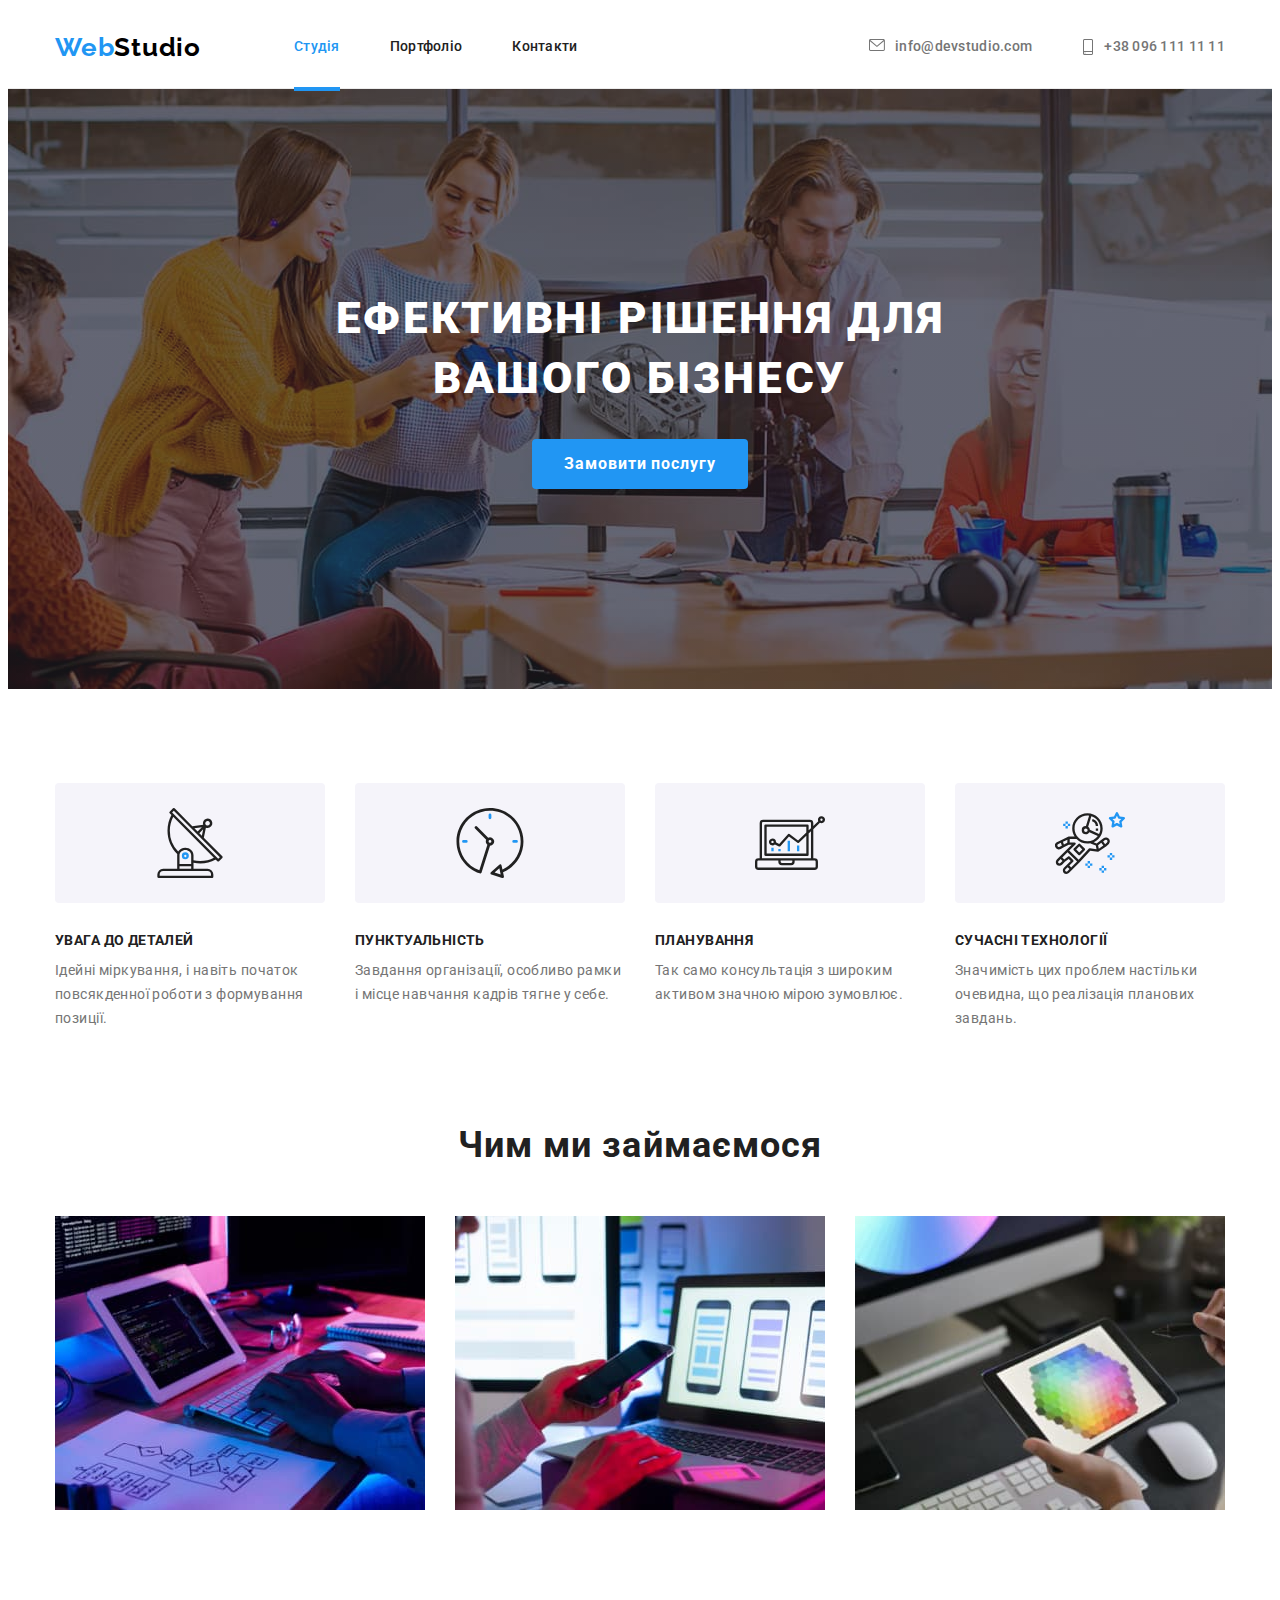
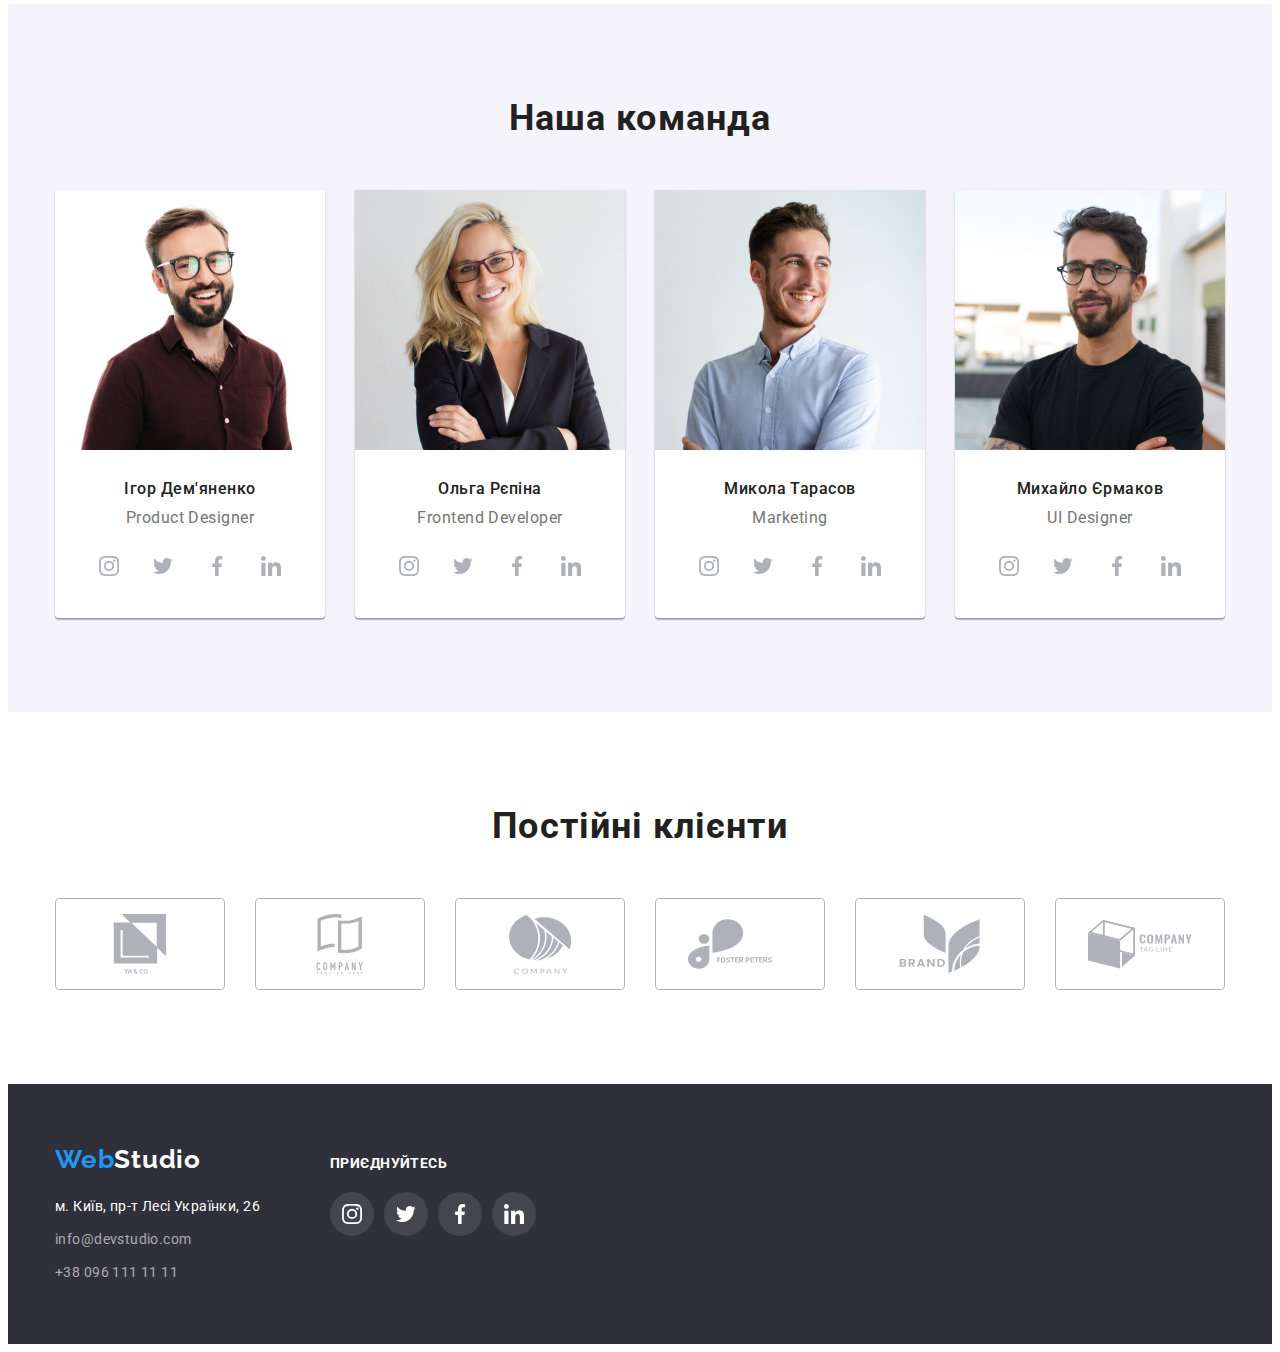
<file: index.html>
<!DOCTYPE html>
<html lang="en">
  <head>
    <meta charset="UTF-8" />
    <meta http-equiv="X-UA-Compatible" content="IE=edge" />
    <meta name="viewport" content="width=device-width, initial-scale=1.0" />
    <link rel="preconnect" href="https://fonts.googleapis.com" />
    <link rel="preconnect" href="https://fonts.gstatic.com" crossorigin />
    <link
      href="https://fonts.googleapis.com/css2?family=Montserrat:wght@400;700&family=Raleway:wght@700&family=Roboto:wght@400;500;700;900&display=swap"
      rel="stylesheet"
    />
    <link
      rel="stylesheet"
      href="https://cdnjs.cloudflare.com/ajax/libs/modern-normalize/1.1.0/modern-normalize.min.css"
      integrity="sha512-wpPYUAdjBVSE4KJnH1VR1HeZfpl1ub8YT/NKx4PuQ5NmX2tKuGu6U/JRp5y+Y8XG2tV+wKQpNHVUX03MfMFn9Q=="
      crossorigin="anonymous"
      referrerpolicy="no-referrer"
    />
    <link rel="stylesheet" href="./css/styles.css" />
    <title>Document</title>
  </head>
  <body>
<section>
    <header class="title">
      <div class="container main-link">
        <a class="Studio-header link-decoration" href="index.html"
          ><span class="Web-header">Web</span>Studio</a
        >
        <nav class="navigation">
          <ul class="navigation-header list">
            <li class="navigation-item">
              <a href="./index.html" class="navigation-header-link link-decoration current"
                >Студія</a
              >
            </li>
            <li class="navigation-item">
              <a href="./portfolio.html" class="navigation-header-link link-decoration"
                >Портфоліо</a
              >
            </li>
            <li class="navigation-item">
              <a href="./index.html" class="navigation-header-link link-decoration">Контакти</a>
            </li>
          </ul>
        </nav>
         <ul class="contact list">
            <li class="navigation-item">
              <a class="contact-mail link-decoration" href="mailto:info@devstudio.com">
                <svg class="header-icon-letter" width="16px" height="12px">
                <use href="./images/symbol-defs.svg#icon-letterhover"></use>
              </svg>info@devstudio.com</a>
            </li>
            <li class="navigation-item">
              <a class="contact-tel link-decoration" href="tel:+380961111111">
                <svg class="header-icon-phone" width="12px" height="16px"> 
                <use href="./images/symbol-defs.svg#icon-phone"></use></svg>+38 096 111 11 11</a>
            </li>
          </ul>
      </div>
      </section>
    </header>
    <main>
      <section class="title-slogan">
        <div class="container">
          <h1 class="slogan-name">Ефективні рішення для вашого бізнесу</h1>
          <button  class="button-order" type="button">Замовити послугу</button>
        </div>
      </section>
      <section class="soft-skills section">
        <div class="container">
          <h2 class="visually-hidden">Портфоліо</h2>
          <ul class="soft-skills-list list">
            <li class="item">
              <div class="soft-skills-icons"><svg class="icon-skills" width="70px" height="70px">
                  <use href="./images/symbol-defs.svg#icon-sputnik-antena"></use>
                </svg></div>
              <h3 class="soft-skills-item">
                Увага до деталей</h3>
              <p class="soft-skills-discription">
                Ідейні міркування, і навіть початок повсякденної роботи з формування позиції.
              </p>
            </li>
            <li class="item">
              <div class="soft-skills-icons"><svg class="icon-skills" width="70px" height="70px"> 
                <use href="./images/symbol-defs.svg#icon-time"></use>
              </svg></div>
              <h3 class="soft-skills-item">
                Пунктуальність</h3>
              <p class="soft-skills-discription">
                Завдання організації, особливо рамки і місце навчання кадрів тягне у себе.
              </p>
            </li>
            <li class="item">
              <div class="soft-skills-icons"><svg class="icon-skills" width="70px" height="70px">
                <use href="./images/symbol-defs.svg#icon-computer"></use>
              </svg></div>
              <h3 class="soft-skills-item">
                Планування</h3>
              <p class="soft-skills-discription">
                Так само консультація з широким активом значною мірою зумовлює.
              </p>
            </li>
            <li class="item">
              <div class="soft-skills-icons"><svg class="icon-skills" width="70px" height="70px">
                <use href="./images/symbol-defs.svg#icon-astranaut"></use>
              </svg></div>
              <h3 class="soft-skills-item">
                Сучасні Технології</h3>
              <p class="soft-skills-discription">
                Значимість цих проблем настільки очевидна, що реалізація планових завдань.
              </p>
            </li>
          </ul>
        </div>
        </section>
        <section class="whatwedo section additional">
        <div class="container">
          <h2 class="image-job-title">Чим ми займаємося</h2>
          <ul class="image-list list">
            <li class="image-job">
              <img width="370" alt="Людина пише код" src="./images/imga.jpg" />
            </li>
            <li class="image-job">
              <img width="370" alt="Людина вибирає інтерфейс" src="./images/imgb.jpg" />
            </li>
            <li class="image-job">
              <img width="370" alt="Палітра на екрані девайсу" src="./images/imgc.jpg" />
            </li>
          </ul>
        </div>
      </section>
      <section class="image-background section">
        <div class="container">
          <h2 class="image-team">Наша команда</h2>
          <ul class="image-team-list list">
            <li class="image-staff">
              <img width="270" alt="фото Ігор Дем'яненко" src="./images/imgd.jpg" />
              <div class="staff">
              <h3 class="image-team-name">Ігор Дем'яненко</h3>
              <p class="image-team-position">Product Designer</p>
              <ul class="staff-list">
              <li class="staff-item">
              <a href="" class="staff-link">
                <svg class="staff-icon" width="20px" height="20px" >
                <use href="./images/symbol-defs.svg#icon-instagram"></use> 
                </svg>
                </a>
              </li>
              <li class="staff-item">
              <a href="" class="staff-link">
                <svg class="staff-icon" width="20px" height="20px" >
                <use href="./images/symbol-defs.svg#icon-twitter"></use> 
                </svg>
                </a>
              </li>
              <li class="staff-item">
              <a href="" class="staff-link">
                <svg class="staff-icon" width="20px" height="20px" >
                <use href="./images/symbol-defs.svg#icon-facebook"></use> 
                </svg>
                </a>
              </li>
              <li class="staff-item">
              <a href="" class="staff-link">
                <svg class="staff-icon" width="20px" height="20px" >
                <use href="./images/symbol-defs.svg#icon-linkedin"></use> 
                </svg>
                </a>
              </li>
              </ul>
              </div>
            </li>
            <li class="image-staff">
              <img width="270" alt="фото Ольга Рєпіна" src="./images/imge.jpg" />
              <div class="staff">
              <h3 class="image-team-name">Ольга Рєпіна</h3>
              <p class="image-team-position">Frontend Developer</p>
              <ul class="staff-list">
              <li class="staff-item">
              <a href="" class="staff-link">
                <svg class="staff-icon" width="20px" height="20px" >
                <use href="./images/symbol-defs.svg#icon-instagram"></use> 
                </svg>
                </a>
              </li>
              <li class="staff-item">
              <a href="" class="staff-link">
                <svg class="staff-icon" width="20px" height="20px" >
                <use href="./images/symbol-defs.svg#icon-twitter"></use>
                </svg>
                </a>
                <li class="staff-item">
              <a href="" class="staff-link">
                <svg class="staff-icon" width="20px" height="20px" >
                <use href="./images/symbol-defs.svg#icon-facebook"></use> 
                <use href="./"></use>
                </svg>
                </a>
                <li class="staff-item">
              <a href="" class="staff-link">
                <svg class="staff-icon" width="20px" height="20px" >
                <use href="./images/symbol-defs.svg#icon-linkedin"></use>
                </svg>
                </a>
              </div>
            </li>
            <li class="image-staff">
              <img width="270" alt="фото Микола Тарасов" src="images/imgf.jpg" />
              <div class=" staff">
              <h3 class="image-team-name">Микола Тарасов</h3>
              <p class="image-team-position">Marketing</p>
              <ul class="staff-list">
              <li class="staff-item">
              <a href="" class="staff-link">
                <svg class="staff-icon" width="20px" height="20px" >
                <use href="./images/symbol-defs.svg#icon-instagram"></use>
                </svg>
                </a>
              </li>
              <li class="staff-item">
              <a href="" class="staff-link">
                <svg class="staff-icon" width="20px" height="20px" >
                <use href="./images/symbol-defs.svg#icon-twitter"></use>
                </svg>
                </a>
                <li class="staff-item">
              <a href="" class="staff-link">
                <svg class="staff-icon" width="20px" height="20px" >
                <use href="./images/symbol-defs.svg#icon-facebook"></use> 
                </svg>
                </a>
                <li class="staff-item">
              <a href="" class="staff-link">
                <svg class="staff-icon" width="20px" height="20px" >
                <use href="./images/symbol-defs.svg#icon-linkedin"></use> 
                </svg>
                </a>
              </div>
            </li>
            <li class="image-staff">
              <img width="270" alt="фото Михайло Єрмаков" src="images/imgg.jpg" />
              <div class="staff">
              <h3 class="image-team-name">Михайло Єрмаков </h3>
              <p class="image-team-position">UI Designer</p>
              <ul class="staff-list">
              <li class="staff-item">
              <a href="" class="staff-link">
                <svg class="staff-icon" width="20px" height="20px"  >
                <use href="./images/symbol-defs.svg#icon-instagram"></use> 
                </svg>
                </a>
              </li>
              <li class="staff-item">
              <a href="" class="staff-link">
                <svg class="staff-icon" width="20px" height="20px" >
                <use href="./images/symbol-defs.svg#icon-twitter"></use>                 
                </svg>
                </a>
              </li>
              <li class="staff-item">
              <a href="" class="staff-link">
                <svg class="staff-icon" width="20px" height="20px" >
                <use href="./images/symbol-defs.svg#icon-facebook"></use>                
                </svg>
                </a>
              </li>
              <li class="staff-item">
              <a href="" class="staff-link">
                <svg class="staff-icon" width="20px" height="20px" >      
                <use href="./images/symbol-defs.svg#icon-linkedin"></use> 
                </svg>
                </a>
              </li>
              </div>
            </li>
          </ul>
        </div>
        </section>
        <section class="section">
        <div class="container">
          <h2 class="regular-customers">Постійні клієнти</h2>
          <ul class="clients">
            <li class="icon-clients">
              <a href="#" class="icon-ref link-decoration">
             <svg class="icon-client" width="106px" height="60px">
              <use href="./images/symbol-defs.svg#icon-yaco"></use>
             </svg>
             </a>
            </li>
            <li class="icon-clients">
              <a href="#" class="icon-ref link-decoration">
             <svg class="icon-client" width="106px" height="60px">
              <use href="./images/symbol-defs.svg#icon-companytaglinehere"></use>
             </svg>
             </a>
            </li>
            <li class="icon-clients">
             <a href="#" class="icon-ref link-decoration">
              <svg class="icon-client" width="106px" height="60px">
              <use href="./images/symbol-defs.svg#icon-company"></use>
             </svg>
             </a>
            </li>
            <li class="icon-clients">
              <a href="#" class="icon-ref link-decoration">
             <svg class="icon-client" width="106px" height="60px">
              <use href="./images/symbol-defs.svg#icon-fosterpeters"></use>
             </svg>
             </a>
            </li>
            <li class="icon-clients">
              <a href="#" class="icon-ref link-decoration">
             <svg class="icon-client" width="106px" height="60px">
              <use href="./images/symbol-defs.svg#icon-brand"></use>
             </svg>
             </a>
            </li>
            <li class="icon-clients">
              <a href="#" class="icon-ref link-decoration">
             <svg class="icon-client" width="106px" height="60px">
              <use href="./images/symbol-defs.svg#icon-companytagline"></use>
             </svg>
             </a>
            </li>
          </ul>
        </div>
      </section>
    </main>
    <footer class="site-footer">
      <div class="container footer">
      <div class="footer-web">
        <a class="Studio link-decoration" href="index.html"
          ><span class="Web link-decoration">Web</span>Studio</a>
        <address class="address">
          <ul class="contact-information list">
            <li class="address-link">
              <a
                class="google-map link-decoration"
                href="https://goo.gl/maps/xMRnPwp1A4SYm6yV7"
                target="_blank"
                rel="noreferrer noopener">
                м. Київ, пр-т Лесі Українки, 26</a>
            </li>
            <li class="address-link">
              <a class="contact-email link-decoration" href="mailto:info@devstudio.com"
                >info@devstudio.com</a>
            </li>
            <li class="address-link">
              <a class="contact-phone link-decoration" href="tel:+380961111111"
                >+38 096 111 11 11</a>
            </li>
          </ul>
      </div>
      <div class="footer-social-network">
        <h2 class="footer-social-network-title ">Приєднуйтесь</h2>
        <ul class="footer-social-list  ">
        <li class="footer-social-item">
        <a  href="" class="footer-social-link" >
      <svg class="footer-social-icon" width="20px" height="20px">
        <use href="./images/symbol-defs.svg#icon-instagram"></use>
      </svg>
        </a>
        </li>
        <li class="footer-social-item">
        <a href="#" class="footer-social-link" >
      <svg class="footer-social-icon" width="20px" height="20px">
        <use href="./images/symbol-defs.svg#icon-twitter"></use>
      </svg>
        </a>
        </li>
        <li class="footer-social-item">
        <a href="#" class="footer-social-link" >
      <svg class="footer-social-icon" width="20px" height="20px">
        <use href="./images/symbol-defs.svg#icon-facebook"></use>
      </svg>
        </a>
        </li>
        <li class="footer-social-item">
        <a href="#" class="footer-social-link" >
      <svg class="footer-social-icon" width="20px" height="20px">
        <use href="./images/symbol-defs.svg#icon-linkedin"></use>
      </svg>
        </a>
        </li>
        </ul>
      </h2>
      </div>
      </div>
      </address>
    </footer>
    
     <script src="./js/modal.js"></script>
  </body>
</html>
</file>
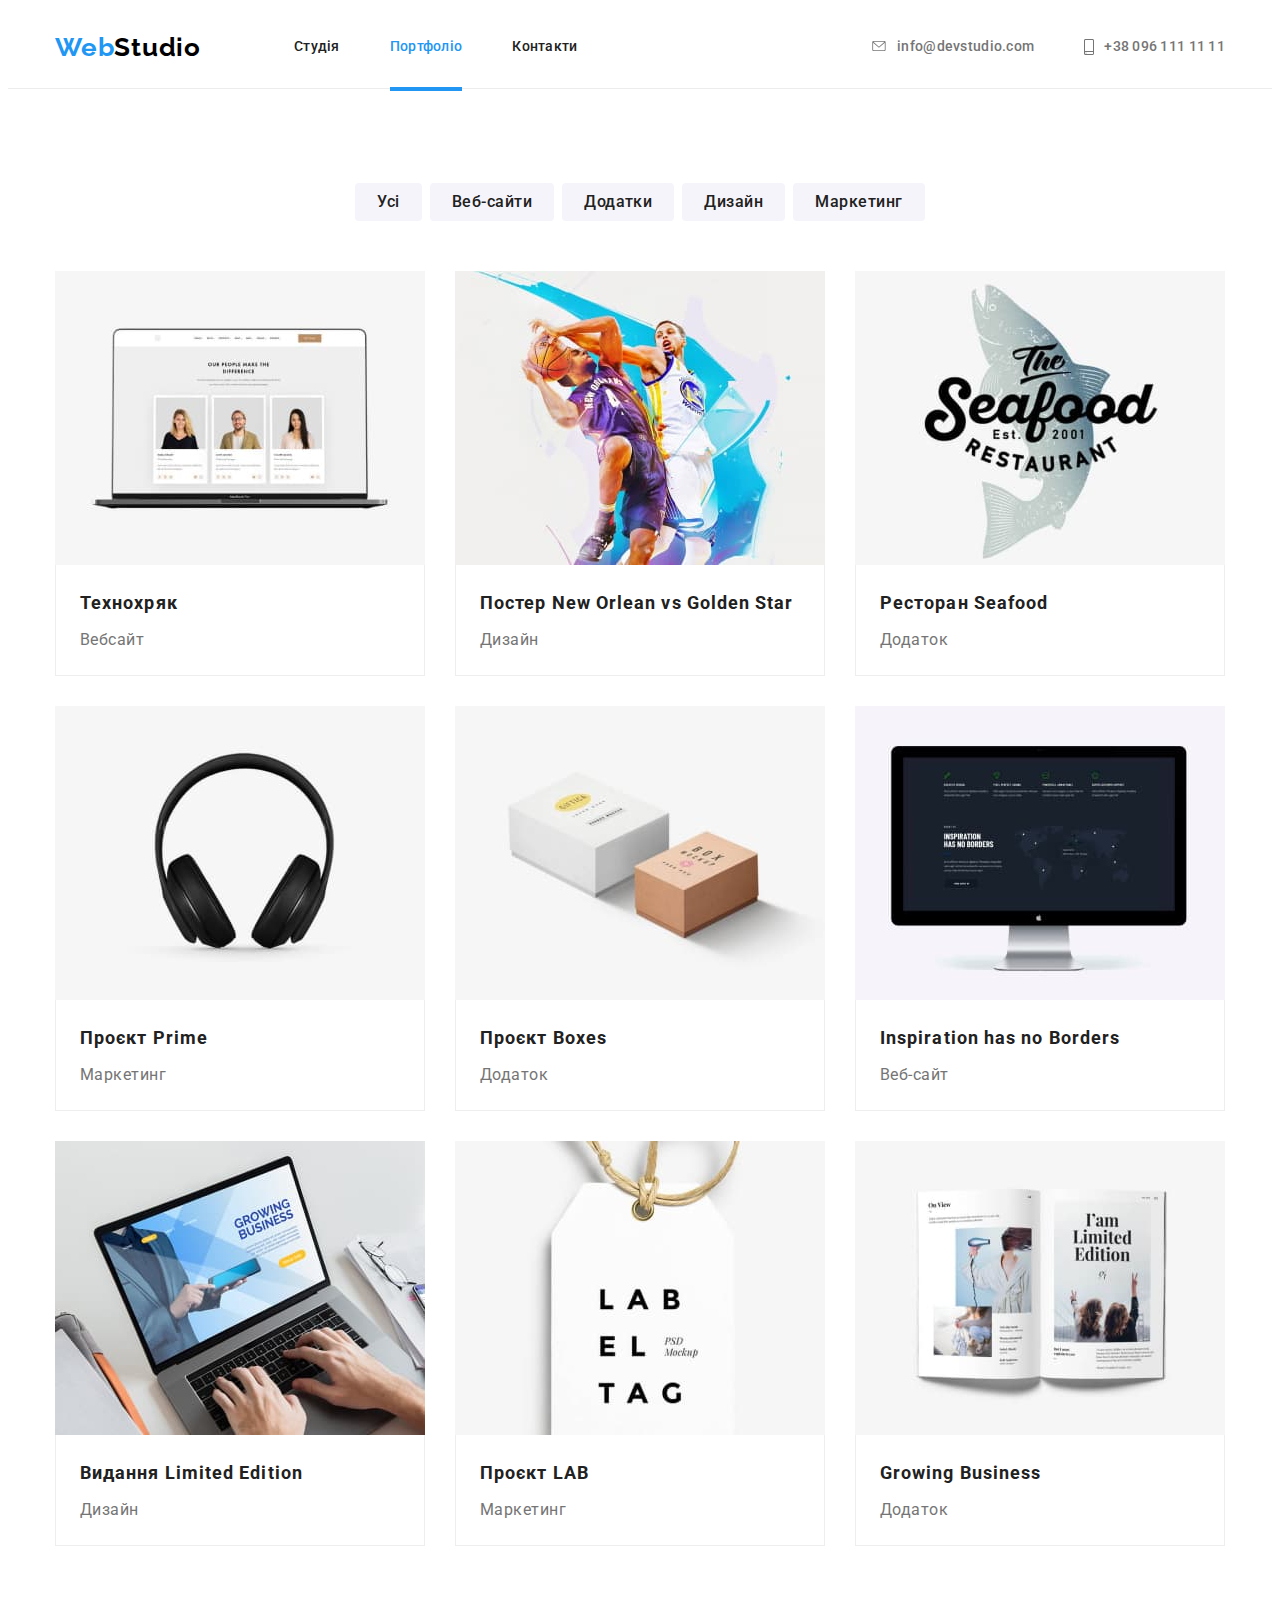
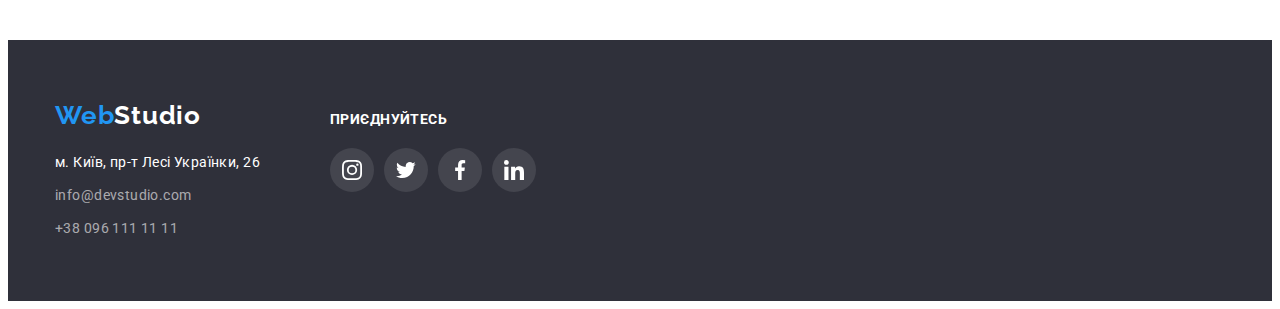
<file: portfolio.html>
<!DOCTYPE html>
<html lang="en">
  <head>
    <meta charset="UTF-8" />
    <meta http-equiv="X-UA-Compatible" content="IE=edge" />
    <meta name="viewport" content="width=device-width, initial-scale=1.0" />
    <link rel="preconnect" href="https://fonts.googleapis.com" />
    <link rel="preconnect" href="https://fonts.gstatic.com" crossorigin />
    <link
      href="https://fonts.googleapis.com/css2?family=Montserrat:wght@400;700&family=Raleway:wght@700&family=Roboto:wght@400;500;700;900&display=swap"
      rel="stylesheet"
    />
    <link
      rel="stylesheet"
      href="https://cdnjs.cloudflare.com/ajax/libs/modern-normalize/1.1.0/modern-normalize.min.css"
      integrity="sha512-wpPYUAdjBVSE4KJnH1VR1HeZfpl1ub8YT/NKx4PuQ5NmX2tKuGu6U/JRp5y+Y8XG2tV+wKQpNHVUX03MfMFn9Q=="
      crossorigin="anonymous"
      referrerpolicy="no-referrer"
    />
    <link rel="stylesheet" href="./css/styles.css" />
    <title>Портфоліо</title>
  </head>
  <body>
    <section>
    <header class="title">
      <div class="container main-link">
        <a class="Studio-header link-decoration" href="index.html"
          ><span class="Web-header">Web</span>Studio</a
        >
        <nav class="navigation">
          <ul class="navigation-header list">
            <li class="navigation-item">
              <a href="./index.html" class="navigation-header-link link-decoration "
                >Студія</a
              >
            </li>
            <li class="navigation-item">
              <a href="./portfolio.html" class="navigation-header-link link-decoration current"
                >Портфоліо</a
              >
            </li>
            <li class="navigation-item">
              <a href="./index.html" class="navigation-header-link link-decoration">Контакти</a>
            </li>
          </ul>
        </nav>
         <ul class="contact list">
            <li class="navigation-item">
              <a class="contact-mail link-decoration" href="mailto:info@devstudio.com">
                <svg class="header-icon-letter" width="16px" height="10px">
                <use href="./images/symbol-defs.svg#icon-letterhover"></use>
              </svg>info@devstudio.com</a>
            </li>
            <li class="navigation-item">
              <a class="contact-tel link-decoration" href="tel:+380961111111">
                <svg class="header-icon-phone" width="10px" height="16px"> 
                <use href="./images/symbol-defs.svg#icon-phone"></use></svg>+38 096 111 11 11</a>
            </li>
          </ul>
      </div>
      </section>
    </header>
    <main>
      <section class="main-section section">
        <div class="container">
          <h1 class="visually-hidden">Портфоліо</h1>
          <ul class="button-list list">
            <li><button class="btn" type="button">Усі</button></li>
            <li><button class="btn" type="button">Веб-сайти</button></li>
            <li><button class="btn" type="button">Додатки</button></li>
            <li><button class="btn" type="button">Дизайн</button></li>
            <li><button class="btn" type="button">Маркетинг</button></li>
          </ul>
          <ul class="images list">
            <li class="images-item">
              <a href="" class="cards link-decoration">
                <div class="image-overlay">
              <img width="370" alt="веб-сайт" src="./images/img8.jpg" />
            </div>
              <div class="image-border">
                <h2 class="image-name">Технохряк</h2>
                <p class="image-name-discription">Вебсайт</p>
              </div>
              </a>
            </li>

            <li class="images-item">
              <a href="" class="cards link-decoration">
                <div class="image-overlay">
              <img width="370" alt="дизайн" src="./images/img9.jpg" />
            </div>
              <div class="image-border">
                <h2 class="image-name">Постер New Orlean vs Golden Star</h2>
                <p class="image-name-discription">Дизайн</p>
              </div>
              </a>
            </li>

            <li class="images-item">
              <a href="" class="cards link-decoration">
                <div class="image-overlay">
              <img width="370" alt="додаток" src="./images/img10.jpg" />
            </div>
              <div class="image-border">
                <h2 class="image-name">Ресторан Seafood</h2>
                <p class="image-name-discription">Додаток</p>
              </div>
              </a>
            </li>

            <li class="images-item">
              <a href="" class="cards link-decoration">
                <div class="image-overlay">
              <img width="370" alt="маркетинг" src="./images/img11.jpg" />
            </div>
              <div class="image-border">
                <h2 class="image-name">Проєкт Prime</h2>
                <p class="image-name-discription">Маркетинг</p>
              </div>
              </a>
            </li>

            <li class="images-item">
              <a href="" class="cards link-decoration">
                <div class="image-overlay">
              <img width="370" alt="фото додаток" src="./images/img12.jpg" />
            </div>
              <div class="image-border">
                <h2 class="image-name">Проєкт Boxes</h2>
                <p class="image-name-discription">Додаток</p>
              </div>
              </a>
            </li>

            <li class="images-item">
              <a href="" class="cards link-decoration">
                <div class="image-overlay">
              <img width="370" alt="фото веб-сайт" src="./images/img13.jpg" />
            </div>
              <div class="image-border">
                <h2 class="image-name">Inspiration has no Borders</h2>
                <p class="image-name-discription">Веб-сайт</p>
              </div>
              </a>
            </li>

            <li class="images-item">
              <a href="" class="cards link-decoration">
                <div class="image-overlay">
              <img width="370" alt="фото дизайн" src="./images/img14.jpg" />
            </div>
              <div class="image-border">
                <h2 class="image-name">Видання Limited Edition</h2>
                <p class="image-name-discription">Дизайн</p>
              </div>
              </a>
            </li>

            <li class="images-item">
              <a href="" class="cards link-decoration">
                <div class="image-overlay">
              <img width="370" alt="фото маркетинг" src="images/img15.jpg" />
            </div>
              <div class="image-border">
                <h2 class="image-name">Проєкт LAB</h2>
                <p class="image-name-discription">Маркетинг</p>
              </div>
              </a>
            </li>

            <li class="images-item">
              <a href="" class="cards link-decoration">
                <div class="image-overlay">
              <img width="370" alt="додаток сайт" src="images/img16.jpg" />
            </div>
              <div class="image-border">
                <h2 class="image-name">Growing Business</h2>
                <p class="image-name-discription">Додаток</p>
                </div>
                </a>
            </li>
          </ul>
      </section>
    </main>
    <footer class="site-footer">
      <div class="container footer">
      <div class="footer-web">
        <a class="Studio link-decoration" href="index.html"
          ><span class="Web link-decoration">Web</span>Studio</a>
        <address class="address">
          <ul class="contact-information list">
            <li class="address-link">
              <a
                class="google-map link-decoration"
                href="https://goo.gl/maps/xMRnPwp1A4SYm6yV7"
                target="_blank"
                rel="noreferrer noopener">
                м. Київ, пр-т Лесі Українки, 26</a>
            </li>
            <li class="address-link">
              <a class="contact-email link-decoration" href="mailto:info@devstudio.com"
                >info@devstudio.com</a>
            </li>
            <li class="address-link">
              <a class="contact-phone link-decoration" href="tel:+380961111111"
                >+38 096 111 11 11</a>
            </li>
          </ul>
      </div>
      <div class="footer-social-network">
        <h2 class="footer-social-network-title ">Приєднуйтесь</h2>
        <ul class="footer-social-list  ">
        <li class="footer-social-item">
        <a  href="" class="footer-social-link" >
      <svg class="footer-social-icon" width="20px" height="20px">
        <use href="./images/symbol-defs.svg#icon-instagram"></use>
      </svg>
        </a>
        </li>
        <li class="footer-social-item">
        <a href="#" class="footer-social-link" >
      <svg class="footer-social-icon" width="20px" height="20px">
        <use href="./images/symbol-defs.svg#icon-twitter"></use>
      </svg>
        </a>
        </li>
        <li class="footer-social-item">
        <a href="#" class="footer-social-link" >
      <svg class="footer-social-icon" width="20px" height="20px">
        <use href="./images/symbol-defs.svg#icon-facebook"></use>
      </svg>
        </a>
        </li>
        <li class="footer-social-item">
        <a href="#" class="footer-social-link" >
      <svg class="footer-social-icon" width="20px" height="20px">
        <use href="./images/symbol-defs.svg#icon-linkedin"></use>
      </svg>
        </a>
        </li>
        </ul>
      </h2>
      </div>
      </div>
      </address>
    </footer>
  </body>
</html>
</file>
<file: css/styles.css>
:root {
  --top-line-color: #ffffff; /*цвет основного фона*/
  --blue-color: #2196f3; /*цвет на сайте,кнопка,ссылка*/
  --grey-color: #2f303a; /*цвет фона темно-серый*/
  --main-text-color: #757575; /*цвет шрифта серый*/
  --dark-grey-color: #212121; /*цвет шрифта черный-заголовок,описание*/
  --studio-top-color: #000000; /*цвет текста*/
  --mud-white-color: #f5f4fa; /*image background*/
  --dark-white-color: #f5f5f5; /*body background*/
  --mail-color: rgba(255, 255, 255, 0.6); /* цвет tel,mail*/
  --button-color: #188ce8; /*кнопка,цвет*/
  --timing-function:  250ms cubic-bezier(0.4, 0, 0.2, 1);
}

body {
  font-family: 'Roboto', sans-serif;
  background-color: var(--top-line-color);
  color: var(--dark-grey-color);
  font-size: 14px;
  letter-spacing: 0.03em;
}
p,
h1,
h2,
h3,
h4,
h5,
h6 {
  margin: 0;
}
img {
  max-width: 100%;
  height: auto;
  display: block;
}
address {
  font-style: normal;
}
ul {
  margin: 0;
  padding-left: 0;
  list-style: none;
}
button {
  cursor: pointer;
  border: none;
  border-radius: 4px;
  display: block;
}
.container {
  width: 1200px;
  margin: 0 auto;
  padding: 0 15px;
}
.html {
  box-sizing: border-box;
}
*,
*::before,
*::after {
  box-sizing: border-box;
}
.image-border {
  border: 1px solid #eeeeee;
  border-top: none;
  padding: 20px 24px;
}
.visually-hidden {
  position: absolute;
  width: 1px;
  height: 1px;
  margin: -1px;
  border: 0;
  padding: 0;
  white-space: nowrap;
  clip-path: inset(100%);
  clip: rect(0 0 0 0);
  overflow: hidden;
}

.list {
  list-style: none;
  padding-left: 0;
  margin: 0;
}
.link-decoration {
  text-decoration: none;
}
.section {
  padding-top: 94px;
  padding-bottom: 94px;
}
.title {
  border-bottom: 1px solid #ececec;
  padding-top: 24px;
  padding-bottom: 25px;
}
.main-link {
  display: flex;
  align-items: center;
}
.navigation {
  display: flex;
  margin-left: 93px;
  align-items: center;
}
.navigation-header {
  font-weight: 500;
  font-size: 14px;
  line-height: 1.14;
  letter-spacing: 0.02em;
  display: flex;
}

.navigation-item {
  display: flex;
  align-content: center;
}
.navigation-header .navigation-item {
  margin-right: 50px;
}
.navigation-item:last-child {
  margin-right: 0;
}
.contact {
  display: flex;
  margin-left: auto;
  margin-right: 0;
  align-items: center;
}
.contact-tel {
  display: flex;
  align-items: center;
  color: var(--main-text-color);
}
.header-icon-phone {
  fill: currentColor;
  margin-right: 10px;
  align-self: center;
}
.header-icon-letter {
  fill: currentColor;
  margin-right: 10px;
  align-items: center;
}
.contact-mail:hover,
.contact-mail:focus {
  color: var(--blue-color);
  transition: var(--timing-function);
}

.contact .navigation-item + .navigation-item {
  margin-left: 50px;
}
.contact-item {
  padding-top: 32px;
  padding-bottom: 32px;
  display: block;
}

.Web-header {
  font-family: 'Raleway';
  font-weight: 700;
  font-size: 26px;
  line-height: 1.19;
  /* identical to box height */
  letter-spacing: 0.03em;
  color: var(--blue-color);
  display: flex;
  display: inline-block;
}
.Studio-header {
  font-family: 'Raleway';
  font-weight: 700;
  font-size: 26px;
  line-height: 1.19;
  /* identical to box height */
  letter-spacing: 0.03em;
  color: var(--studio-top-color);
  display: flex;
  display: inline-block;
}

.navigation-header-link {
  font-weight: 500;
  font-size: 14px;
  line-height: 1.14;
  letter-spacing: 0.02em;
  color: var(--dark-grey-color);
  position: relative;
}
.current::after {
content: "";
position: absolute;
display: block;

width: 100%;
height: 4px;
background-color: var(--blue-color);
margin-top: 32px;

}

.contact-mail {
  font-weight: 500;
  font-size: 14px;
  line-height: 1.14;
  letter-spacing: 0.02em;
  color: var(--main-text-color);
}
.navigation-header-link:hover,
.navigation-header-link:focus {
  color: var(--blue-color);
  transition: var(--timing-function);
}
.current {
  color: var(--blue-color);
}

.contact-tel {
  font-weight: 500;
  font-size: 14px;
  line-height: 1.14;
  letter-spacing: 0.02em;
  color: var(--main-text-color);
}
.contact-tel:hover,
.contact-tel:focus {
  color: var(--blue-color);
  transition: var(--timing-function);
}
.button-list {
  display: flex;
  margin-bottom: 50px;
  justify-content: center;
  column-gap: 8px;
}

.btn {
  font-family: inherit;
  font-weight: 500;
  font-size: 16px;
  line-height: 1.62;
  /* identical to box height, or 162% */
  text-align: center;
  letter-spacing: 0.03em;
  color: var(--dark-grey-color);
  background-color: var(--mud-white-color);
  padding: 6px 22px;
  display: block;
  border: none;
  border-radius: 4px;
}

.btn:hover,
.btn:focus {
  color: var(--top-line-color);
  background-color: var(--blue-color);
  box-shadow: 0px 3px 1px rgba(0, 0, 0, 0.1), 0px 1px 2px rgba(0, 0, 0, 0.08),
    0px 2px 2px rgba(0, 0, 0, 0.12);
  border-radius: 4px;
  cursor: pointer;
  transition: var(--timing-function);
}

.slogan-name {
  font-weight: 900;
  font-size: 44px;
  line-height: 1.36;
  /* or 136% */
  letter-spacing: 0.06em;
  text-transform: uppercase;
  color: var(--top-line-color);
}
.slogan-name {
  width: 696px;
  margin-bottom: 30px;
  margin-left: auto;
  margin-right: auto;
  text-align: center;
}
.title-slogan {
  background: var(--grey-color);
  padding-bottom: 200px;
  padding-top: 200px;
}
.title-slogan {
  background-image: linear-gradient(to right, rgba(47, 48, 58, 0.4), rgba(47, 48, 58, 0.4)),
    url('../images/img-staff.jpg');
  background-position: center;
  background-repeat: no-repeat;
  background-size: cover;
  max-width: 1600px;
  height: 600px;
  margin: 0 auto;
}

.button-order {
  font-family: inherit;
  font-weight: 700;
  font-size: 16px;
  line-height: 1.88;
  /* identical to box height, or 188% */
  letter-spacing: 0.06em;
  border-radius: 4px;
  cursor: pointer;
  color: var(--top-line-color);
  background: var(--blue-color);
  display: block;
  margin: 0 auto;
  border: none;
  padding: 10px 32px;
}
.button-order:hover,
.button-order:focus {
  color: var(--top-line-color);
  background-color: var(--button-color);
  transition: var(--timing-function);
}
.soft-skills-list {
  display: flex;
  padding: 0;
  list-style: none;
}

.soft-skills-item {
  font-weight: 700;
  font-size: 14px;
  line-height: 1.14;
  letter-spacing: 0.03em;
  text-transform: uppercase;
  color: var(--dark-grey-color);
  width: 270px;
}
.soft-skills-icons {
  display: flex;
  justify-content: center;
  align-items: center;
  background-color: #f5f4fa;
  border-radius: 4px;
  width: 270px;
  height: 120px;
  margin-bottom: 30px;
}
.soft-skills-discription {
  font-weight: 400;
  font-size: 14px;
  line-height: 1.71;
  /* or 171% */
  letter-spacing: 0.03em;
  color: var(--main-text-color);
  width: 270px;
}
.soft-skills-list {
  margin-bottom: 0;
  gap: 30px;
}

.soft-skills-item {
  margin-bottom: 10px;
}
.additional {
  padding-top: 0;
}

.image-job-title {
  text-align: center;
  margin-bottom: 50px;
}
.image-list {
  display: flex;
  gap: 30px;
}

.image-team {
  text-align: center;
  margin-bottom: 50px;
}
.image-team-list {
  display: flex;
  gap: 30px;
}
.image-staff {
  background: #ffffff;
  box-shadow: 0px 1px 3px rgba(0, 0, 0, 0.12), 0px 1px 1px rgba(0, 0, 0, 0.14),
    0px 2px 1px rgba(0, 0, 0, 0.2);
  border-radius: 0px 0px 4px 4px;
}
.image-job-title,
.image-team {
  font-weight: 700;
  font-size: 36px;
  line-height: 1.16;
  letter-spacing: 0.03em;
  color: var(--dark-grey-color);
}
.image-background {
  background-color: var(--mud-white-color);
}
.staff {
  padding-top: 30px;
  padding-bottom: 30px;
}
.image-team-name {
  font-weight: 500;
  font-size: 16px;
  line-height: 1.18;
  /* identical to box height */
  letter-spacing: 0.03em;
  color: var(--dark-grey-color);
  display: block;
  text-align: center;
  margin-bottom: 10px;
}

.image-team-position {
  font-size: 16px;
  line-height: 1.18;
  /* identical to box height */
  letter-spacing: 0.03em;
  color: var(--main-text-color);
  display: block;
  text-align: center;
}
.images {
  display: flex;
  flex-wrap: wrap;
  gap: 30px;
}

.cards:hover,
.cards:focus {
  box-shadow: 0px 1px 1px rgba(0, 0, 0, 0.12), 0px 4px 4px rgba(0, 0, 0, 0.06),
    1px 4px 6px rgba(0, 0, 0, 0.16);
    transition: transform var(--timing-function);
}
.cards:hover .image-overlay::before,
.cards:focus .image-overlay::before {
  transform: translateY(0);
  transition: transform var(--timing-function);
}

.cards {
  display: block;
  
}
.images-item {
  width: 370px;
}
.image-overlay:hover::before,
.image-overlay:focus::before {
 opacity: 0.9;
 transition: transform var(--timing-function);
}

.image-overlay {
  position: relative;
  overflow: hidden;
}
.image-overlay::before {
content: "";
display: inline-block;
position: absolute;
width: 100%;
height: 100%;
background-color: var(--blue-color);

opacity: 0;
transform: translateY(100%);
transition: transform var(--timing-function);
}

.image-name {
  font-weight: 700;
  font-size: 18px;
  line-height: 2;
  /* identical to box height, or 200% */
  letter-spacing: 0.06em;
  color: var(--dark-grey-color);
  margin-bottom: 0;
}
.image-name-discription {
  font-weight: 400;
  font-size: 16px;
  line-height: 1.88;
  /* identical to box height, or 188% */
  letter-spacing: 0.03em;
  color: var(--main-text-color);
  display: block;
  margin-top: 4px;
}
.staff-list {
  display: flex;
  gap: 10px;
  justify-content: center;
  margin-top: 16px;
}
.staff-link {
  display: flex;
  align-items: center;
  justify-content: center;
  width: 44px;
  height: 44px;
  border-radius: 50%;
  background-color: var(--top-line-color);
  color: #afb1b8;
}

.staff-link:hover,
.staff-link:focus {
  background-color: var(--blue-color);
  color: var(--top-line-color);
  transition: var(--timing-function);
}
.staff-icon:hover {
  fill: var(--top-line-color);
  cursor: pointer;
  transition: var(--timing-function);
}

.staff-icon {
  fill: currentColor;
}

.regular-customers {
  font-weight: 700;
  font-size: 36px;
  line-height: 1.16;
  text-align: center;
  letter-spacing: 0.03em;
  margin-bottom: 50px;
  color: var(--dark-grey-color);
}
.clients {
  display: flex;
  justify-content: center;
  gap: 30px;
}
.icon-ref {
  display: flex;
  align-items: center;
  justify-content: center;
  border-radius: 4px;
  width: 170px;
  height: 92px;
  border: 1px solid #afb1b8;
  padding: 16px 32px;
  color: #afb1b8;
}
.icon-client {
  fill: currentColor;
}

.icon-ref:hover,
.icon-ref:focus {
  color: var(--blue-color);
  border: 1px solid var(--blue-color);
  cursor: pointer;
  transition: var(--timing-function);
}

.site-footer {
  display: flex;
  background: var(--grey-color);
  padding-top: 60px;
  padding-bottom: 60px;
}

.Web {
  font-family: 'Raleway';
  font-weight: 700;
  font-size: 26px;
  line-height: 1.19;
  /* identical to box height */
  letter-spacing: 0.03em;
  color: var(--blue-color);
}
.Studio {
  font-family: 'Raleway';
  font-weight: 700;
  font-size: 26px;
  line-height: 1.19;
  /* identical to box height */
  letter-spacing: 0.03em;
  color: var(--top-line-color);
}
.google-map:hover,
.google-map:focus {
  color: var(--blue-color);
  transition: var(--timing-function);
}
.google-map {
  font-style: normal;
  font-size: 14px;
  line-height: 1.71;
  /* or 171% */
  letter-spacing: 0.03em;
  color: var(--top-line-color);
  display: block;
  margin-bottom: 9px;
}

.contact-email {
  font-style: normal;
  font-size: 14px;
  line-height: 1.71;
  /* or 171% */
  letter-spacing: 0.03em;
  color: var(--mail-color);
  display: block;
  margin-bottom: 9px;
}
.contact-email:hover,
.contact-email:focus {
  color: var(--blue-color);
  transition: var(--timing-function);
}
.contact-phone {
  font-style: normal;
  font-size: 14px;
  line-height: 1.71;
  /* or 171% */
  letter-spacing: 0.03em;
  color: var(--mail-color);
}
.contact-phone:hover,
.contact-phone:focus {
  color: var(--blue-color);
  transition: var(--timing-function);
}
.address-link:not(:last-child) {
  margin-bottom: 9px;
}
.address {
  margin-top: 20px;
}

.footer-social-network {
  margin-left: 70px;
}
.footer-social-network-title {
  font-weight: 700;
  font-size: 14px;
  line-height: 1.14;
  letter-spacing: 0.03em;
  text-transform: uppercase;
  margin-top: 0px;
  color: var(--top-line-color);
}

.footer-social-list {
  display: flex;
  margin-top: 20px;
  gap: 10px;
}
.footer-social-link {
  width: 44px;
  height: 44px;
  border-radius: 50%;
  background-color: rgba(255, 255, 255, 0.1);
  display: flex;
  align-items: center;
  justify-content: center;
}
.footer-social-icon {
  fill: var(--top-line-color);
}
.footer-social-link:hover,
.footer-social-link:focus {
  background-color: var(--blue-color);
  cursor: pointer;
  border-radius: 50%;
  transition: var(--timing-function);
}
.footer {
  display: flex;
  align-items: baseline;
}
</file>
